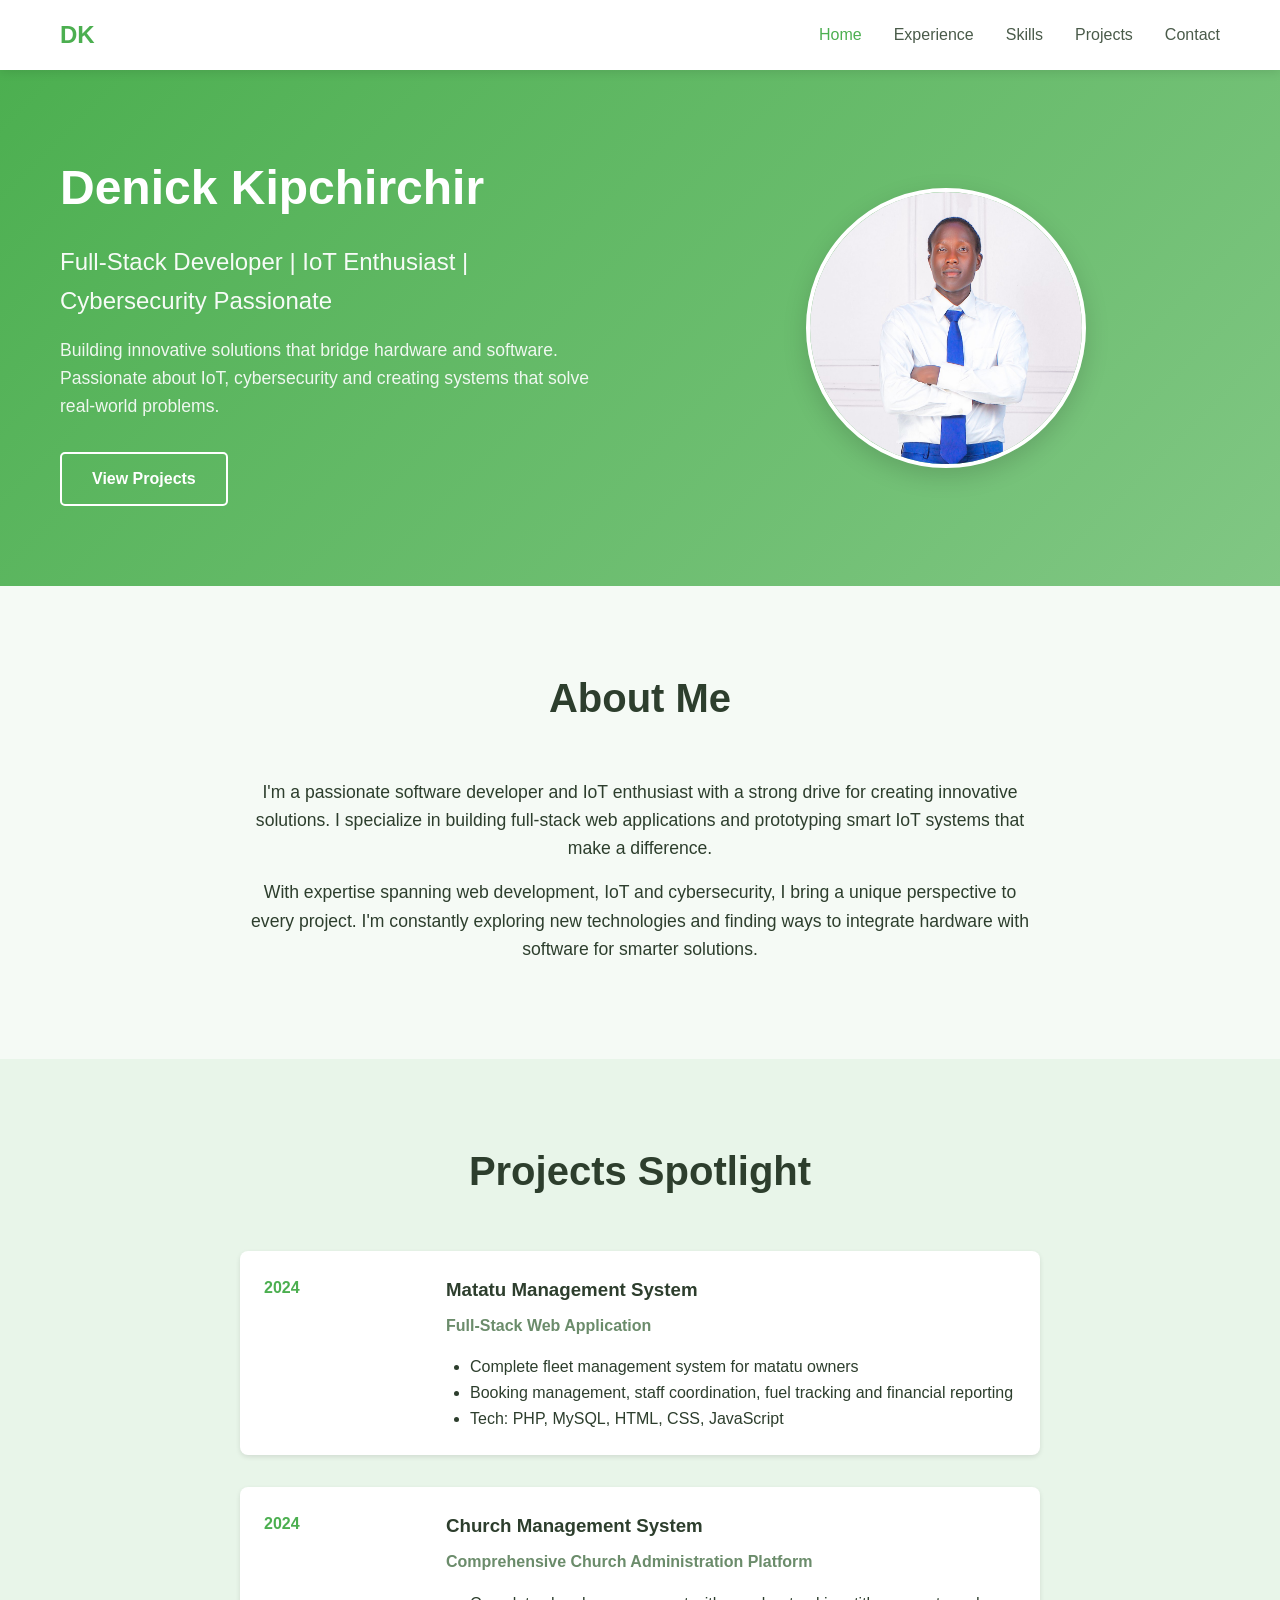
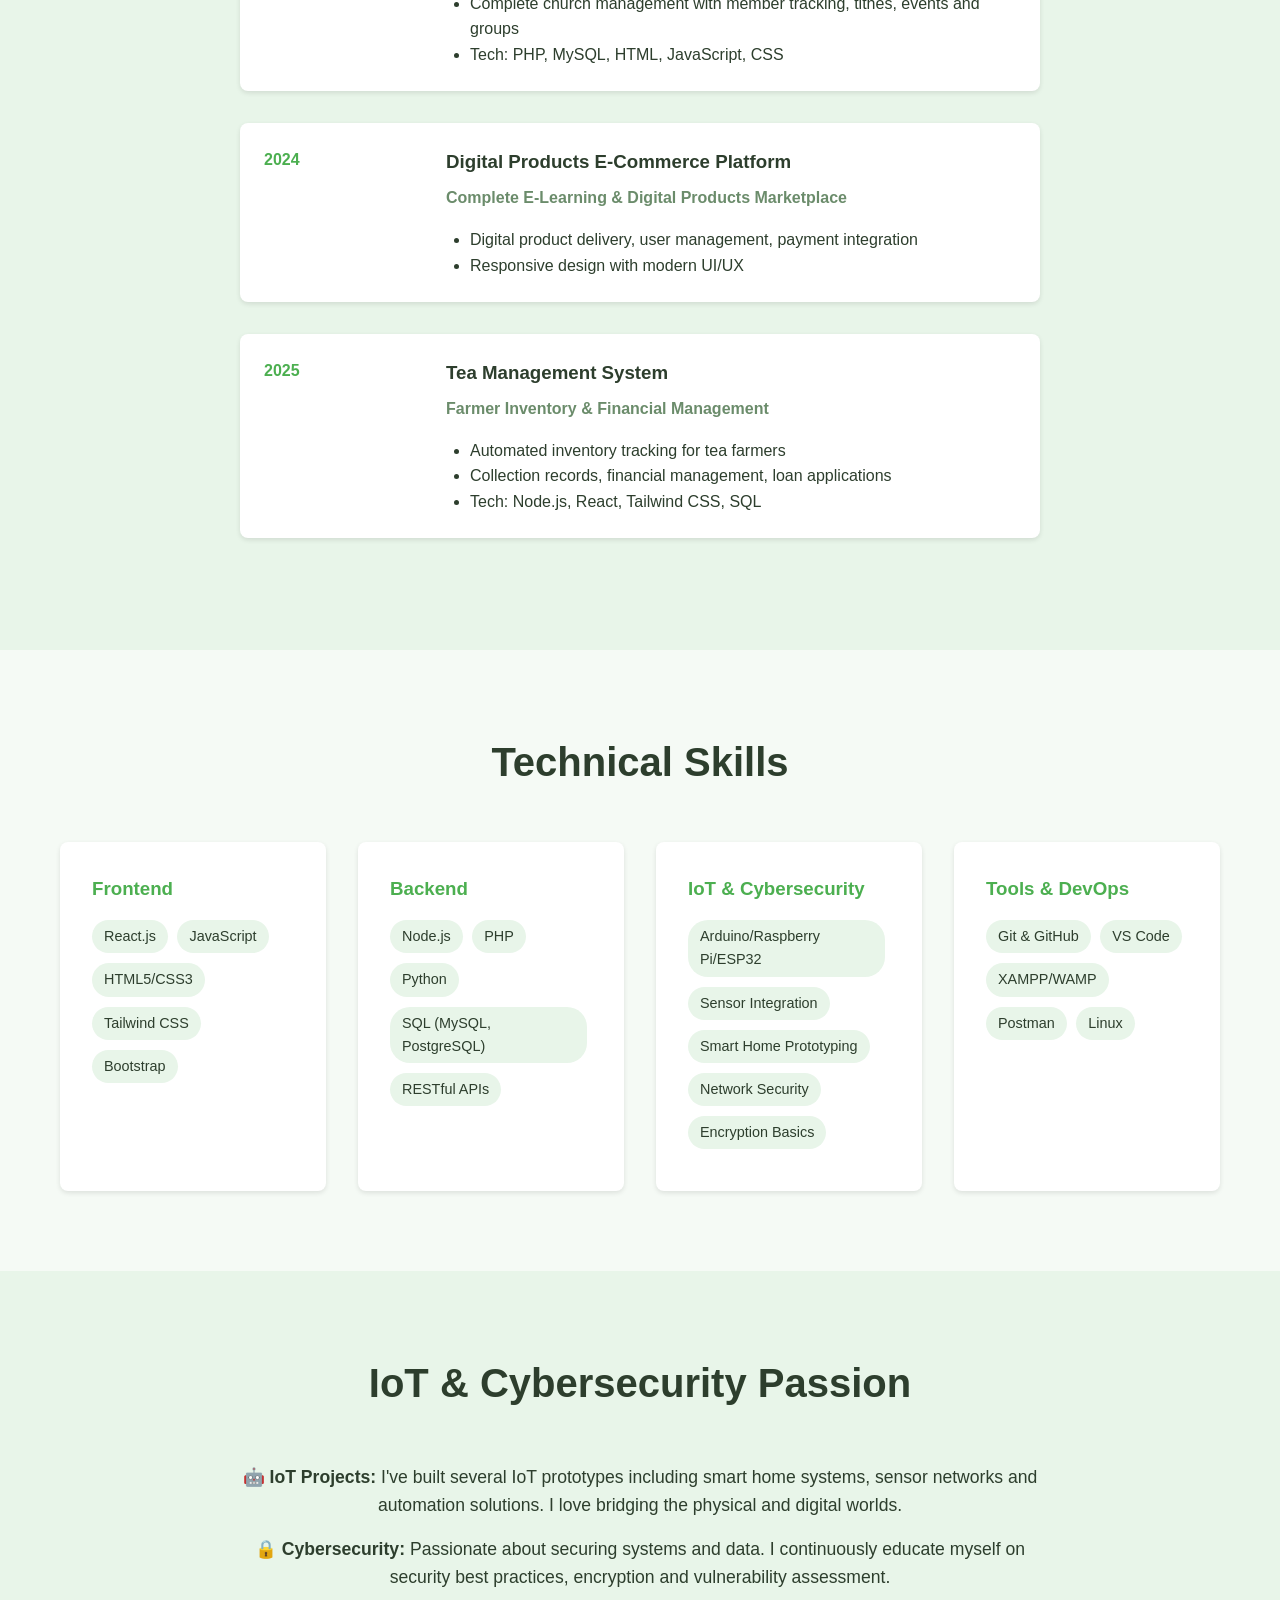
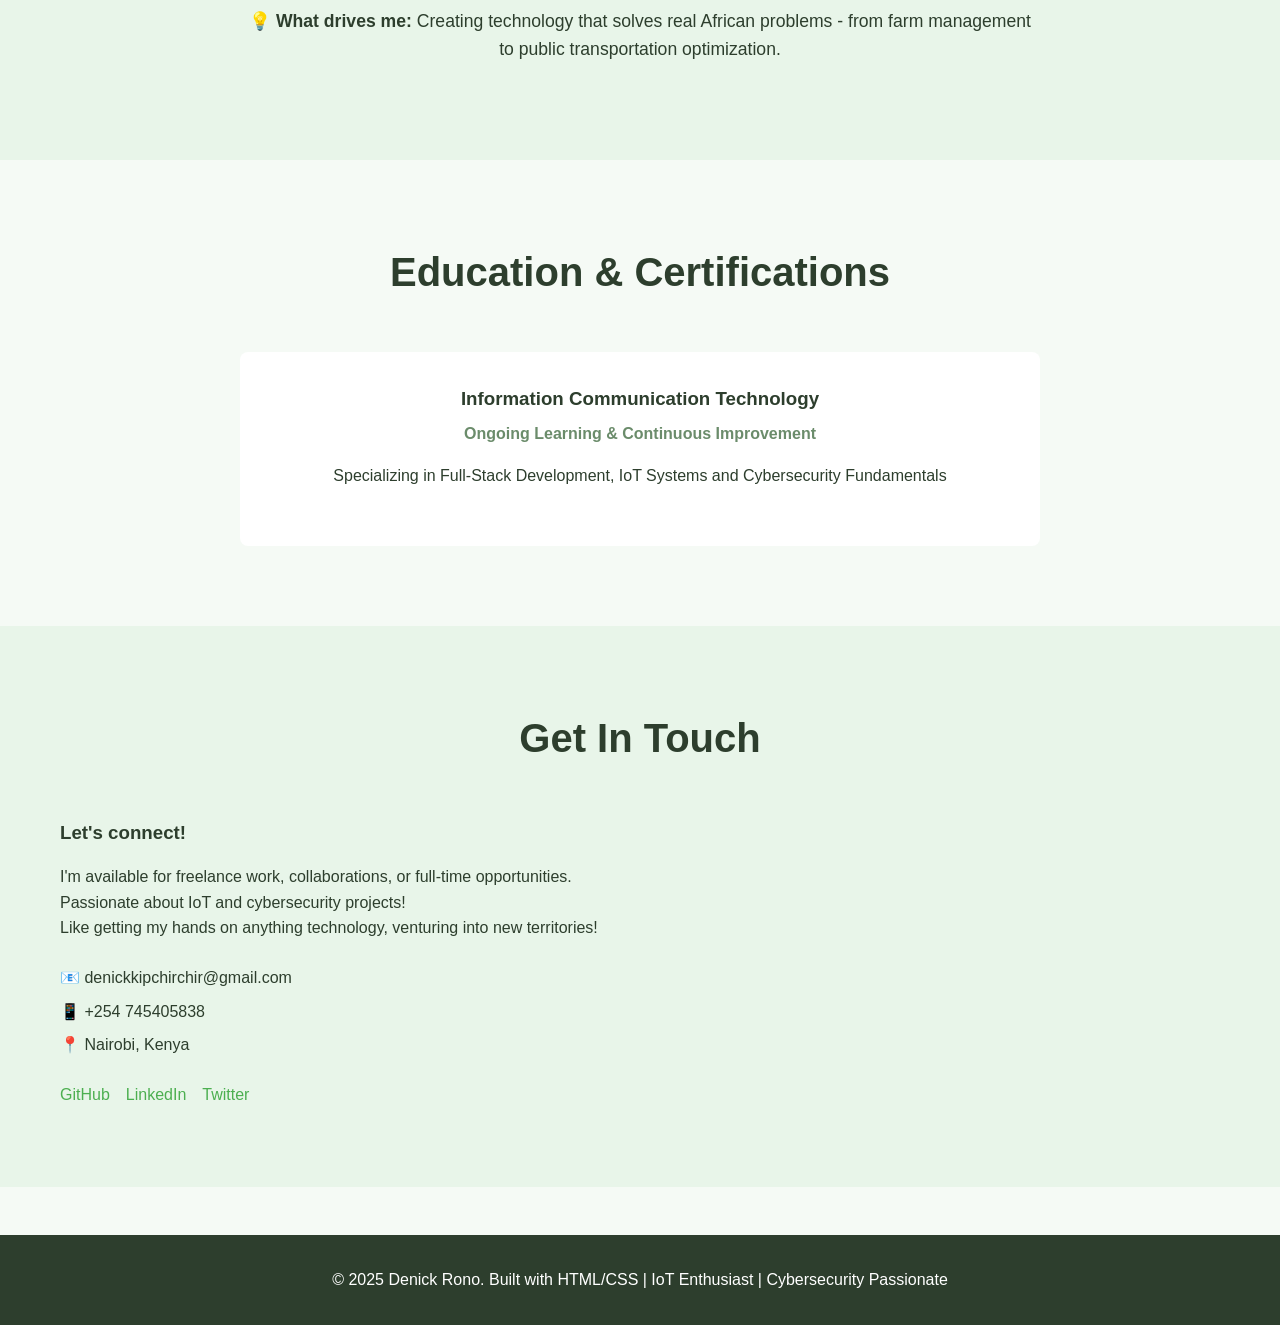
<file: index.html>
<!DOCTYPE html>
<html lang="en">
<head>
    <meta charset="UTF-8">
    <meta name="viewport" content="width=device-width, initial-scale=1.0">
    <title>Denick kipchirchir - Software Developer & IoT Enthusiast</title>
    <link rel="stylesheet" href="css/style.css">
</head>
<body>
    <nav class="navbar">
        <div class="nav-container">
            <a href="index.html" class="nav-logo">DK</a>
            <div class="nav-links">
                <a href="index.html" class="active">Home</a>
                <a href="#experience">Experience</a>
                <a href="#skills">Skills</a>
                <a href="projects.html">Projects</a>
                <a href="#contact">Contact</a>
            </div>
        </div>
    </nav>

    <header class="hero">
        <div class="hero-content">
            <div class="hero-text">
                <h1>Denick Kipchirchir</h1>
                <h2>Full-Stack Developer | IoT Enthusiast | Cybersecurity Passionate</h2>
                <p>Building innovative solutions that bridge hardware and software. Passionate about IoT, cybersecurity and creating systems that solve real-world problems.</p>
                <div class="hero-buttons">
                    <!-- <a href="#contact" class="btn btn-primary">Hire Me</a> -->
                    <a href="projects.html" class="btn btn-secondary">View Projects</a>
                </div>
            </div>
            <div class="hero-image">
                <img src="images/image.jpg" alt="Denick Kipchirchir - Developer & IoT Expert" class="profile-image">
            </div>
        </div>
    </header>

    <main>
        <section id="about" class="section">
            <div class="container">
                <h2 class="section-title">About Me</h2>
                <div class="about-content">
                    <p>I'm a passionate software developer and IoT enthusiast with a strong drive for creating innovative solutions. I specialize in building full-stack web applications and prototyping smart IoT systems that make a difference.</p>
                    <p>With expertise spanning web development, IoT and cybersecurity, I bring a unique perspective to every project. I'm constantly exploring new technologies and finding ways to integrate hardware with software for smarter solutions.</p>
                </div>
            </div>
        </section>

        <section id="experience" class="section bg-light">
            <div class="container">
                <h2 class="section-title">Projects Spotlight</h2>
                <div class="timeline">
                    <div class="timeline-item">
                        <div class="timeline-date">2024</div>
                        <div class="timeline-content">
                            <h3>Matatu Management System</h3>
                            <h4>Full-Stack Web Application</h4>
                            <ul>
                                <li>Complete fleet management system for matatu owners</li>
                                <li>Booking management, staff coordination, fuel tracking and financial reporting</li>
                                <li>Tech: PHP, MySQL, HTML, CSS, JavaScript</li>
                            </ul>
                        </div>
                    </div>

                    <div class="timeline-item">
                        <div class="timeline-date">2024</div>
                        <div class="timeline-content">
                            <h3>Church Management System</h3>
                            <h4>Comprehensive Church Administration Platform</h4>
                            <ul>
                                <li>Complete church management with member tracking, tithes, events and groups</li>
                                <li>Tech: PHP, MySQL, HTML, JavaScript, CSS</li>
                            </ul>
                        </div>
                    </div>

                    <div class="timeline-item">
                        <div class="timeline-date">2024</div>
                        <div class="timeline-content">
                            <h3>Digital Products E-Commerce Platform</h3>
                            <h4>Complete E-Learning & Digital Products Marketplace</h4>
                            <ul>
                                <!-- <li>Similar to Open University of Kenya - complete prototype</li> -->
                                <li>Digital product delivery, user management, payment integration</li>
                                <li>Responsive design with modern UI/UX</li>
                            </ul>
                        </div>
                    </div>

                    <div class="timeline-item">
                        <div class="timeline-date">2025</div>
                        <div class="timeline-content">
                            <h3>Tea Management System</h3>
                            <h4>Farmer Inventory & Financial Management</h4>
                            <ul>
                                <li>Automated inventory tracking for tea farmers</li>
                                <li>Collection records, financial management, loan applications</li>
                                <li>Tech: Node.js, React, Tailwind CSS, SQL</li>
                            </ul>
                        </div>
                    </div>
                </div>
            </div>
        </section>

        <section id="skills" class="section">
            <div class="container">
                <h2 class="section-title">Technical Skills</h2>
                <div class="skills-grid">
                    <div class="skill-category">
                        <h3>Frontend</h3>
                        <ul class="skill-list">
                            <li>React.js</li>
                            <li>JavaScript</li>
                            <li>HTML5/CSS3</li>
                            <li>Tailwind CSS</li>
                            <li>Bootstrap</li>
                        </ul>
                    </div>
                    <div class="skill-category">
                        <h3>Backend</h3>
                        <ul class="skill-list">
                            <li>Node.js</li>
                            <li>PHP</li>
                            <li>Python</li>
                            <li>SQL (MySQL, PostgreSQL)</li>
                            <li>RESTful APIs</li>
                        </ul>
                    </div>
                    <div class="skill-category">
                        <h3>IoT & Cybersecurity</h3>
                        <ul class="skill-list">
                            <li>Arduino/Raspberry Pi/ESP32</li>
                            <li>Sensor Integration</li>
                            <li>Smart Home Prototyping</li>
                            <li>Network Security</li>
                            <li>Encryption Basics</li>
                        </ul>
                    </div>
                    <div class="skill-category">
                        <h3>Tools & DevOps</h3>
                        <ul class="skill-list">
                            <li>Git & GitHub</li>
                            <li>VS Code</li>
                            <li>XAMPP/WAMP</li>
                            <li>Postman</li>
                            <li>Linux </li>
                        </ul>
                    </div>
                </div>
            </div>
        </section>

        <section id="iot-passion" class="section bg-light">
            <div class="container">
                <h2 class="section-title">IoT & Cybersecurity Passion</h2>
                <div class="about-content">
                    <p>🤖 <strong>IoT Projects:</strong> I've built several IoT prototypes including smart home systems, sensor networks and automation solutions. I love bridging the physical and digital worlds.</p>
                    <p>🔒 <strong>Cybersecurity:</strong> Passionate about securing systems and data. I continuously educate myself on security best practices, encryption and vulnerability assessment.</p>
                    <p>💡 <strong>What drives me:</strong> Creating technology that solves real African problems - from farm management to public transportation optimization.</p>
                </div>
            </div>
        </section>

        <section id="education" class="section">
            <div class="container">
                <h2 class="section-title">Education & Certifications</h2>
                <div class="education-card">
                    <h3>Information Communication Technology</h3>
                    <h4>Ongoing Learning & Continuous Improvement</h4>
                    <p>Specializing in Full-Stack Development, IoT Systems and Cybersecurity Fundamentals</p>
                    <br>
                    <!-- <h3>Certifications</h3>
                    <ul style="text-align: left; max-width: 400px; margin: 0 auto;">
                        <li>Web Development Professional Certificate</li>
                        <li>IoT Fundamentals</li>
                        <li>Cybersecurity Basics</li>
                    </ul> -->
                </div>
            </div>
        </section>

        <section id="contact" class="section bg-light">
            <div class="container">
                <h2 class="section-title">Get In Touch</h2>
                <div class="contact-grid">
                    <div class="contact-info">
                        <h3>Let's connect!</h3>
                        <p>I'm available for freelance work, collaborations, or full-time opportunities. Passionate about IoT and cybersecurity projects!</p>
                        <p>Like getting my hands on anything technology, venturing into new territories!</p>
                        <ul class="contact-details">
                            <li>📧 denickkipchirchir@gmail.com</li>
                            <li>📱 +254 745405838</li>
                            <li>📍 Nairobi, Kenya</li>
                        </ul>
                        <div class="social-links">
                            <a href="https://github.com/Denickrono">GitHub</a>
                            <a href="www.linkedin.com/in/denick-kipchirchir-19400a253">LinkedIn</a>
                            <a href="https://twitter.com/Denickchirchir">Twitter</a>
                            <!-- <a href="#">Portfolio</a> -->
                        </div>
                    </div>
                    <!-- <form class="contact-form">
                        <input type="text" placeholder="Your Name" required>
                        <input type="email" placeholder="Your Email" required>
                        <textarea rows="5" placeholder="Your Message (e.g., project inquiry, collaboration, etc.)" required></textarea>
                        <button type="submit" class="btn btn-primary">Send Message</button>
                        <p class="form-note">* Note: This is a demo form (GitHub Pages doesn't process backend forms)</p>
                    </form> -->
                </div>
            </div>
        </section>
    </main>

    <footer class="footer">
        <div class="container">
            <p>&copy; 2025 Denick Rono. Built with HTML/CSS | IoT Enthusiast | Cybersecurity Passionate</p>
        </div>
    </footer>
</body>
</html>
</file>
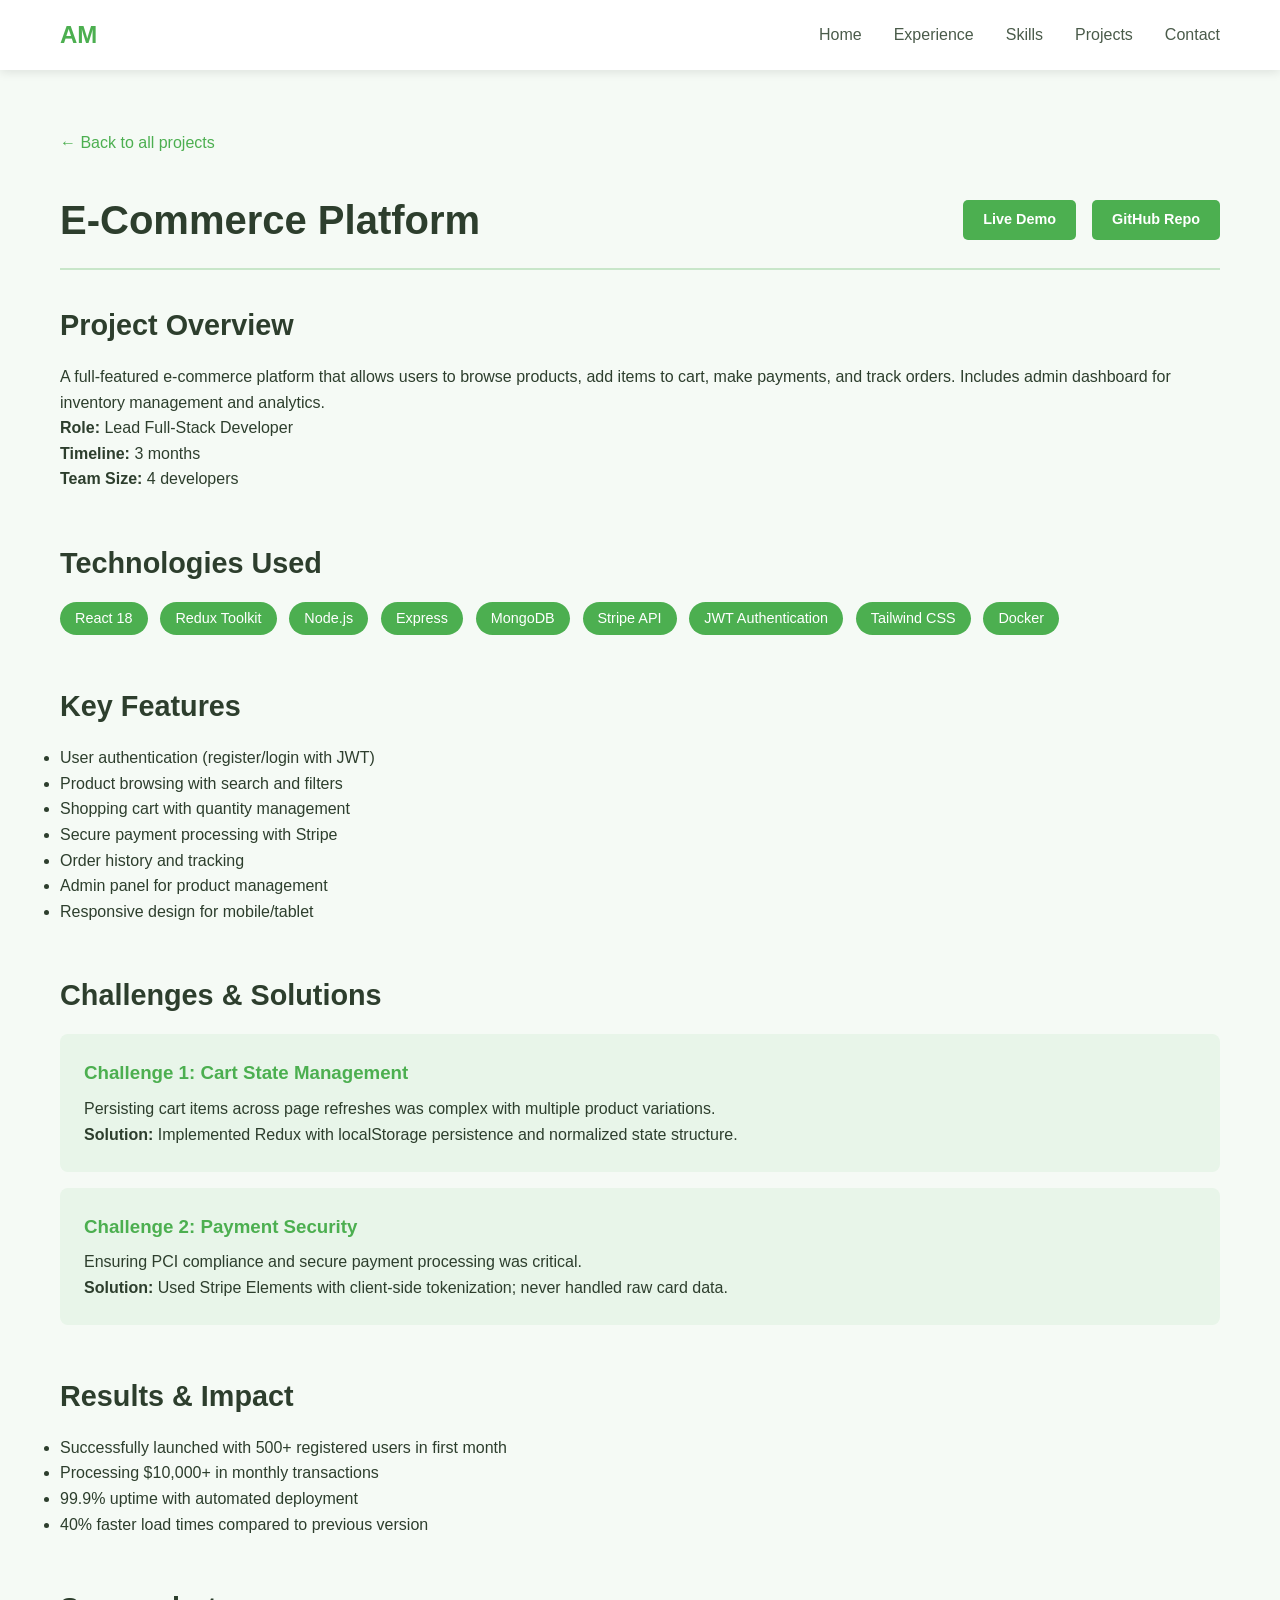
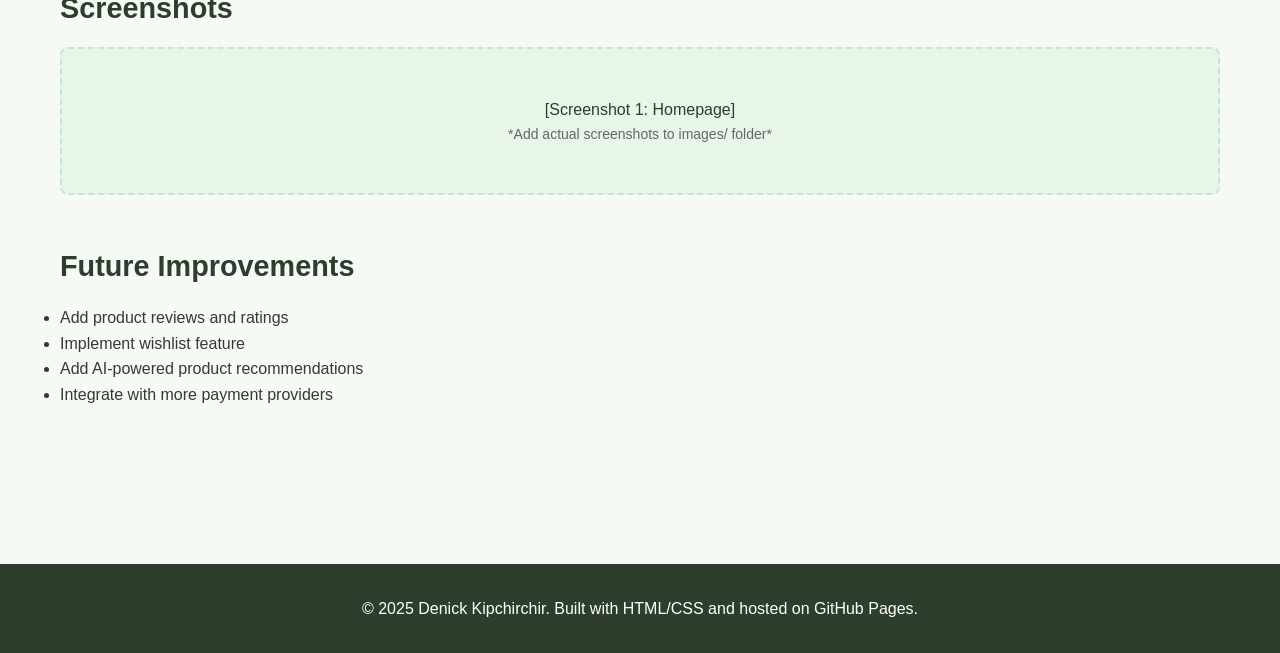
<file: project-ecommerce.html>
<!DOCTYPE html>
<html lang="en">
<head>
    <meta charset="UTF-8">
    <meta name="viewport" content="width=device-width, initial-scale=1.0">
    <title>E-Commerce Platform - Project Details</title>
    <link rel="stylesheet" href="css/style.css">
</head>
<body>
    <nav class="navbar">
        <div class="nav-container">
            <a href="index.html" class="nav-logo">AM</a>
            <div class="nav-links">
                <a href="index.html">Home</a>
                <a href="index.html#experience">Experience</a>
                <a href="index.html#skills">Skills</a>
                <a href="projects.html">Projects</a>
                <a href="index.html#contact">Contact</a>
            </div>
        </div>
    </nav>

    <main class="project-detail">
        <div class="container">
            <a href="projects.html" class="back-link">← Back to all projects</a>
            
            <div class="project-header">
                <h1>E-Commerce Platform</h1>
                <div class="project-links">
                    <a href="#" class="btn btn-small">Live Demo</a>
                    <a href="#" class="btn btn-small">GitHub Repo</a>
                </div>
            </div>

            <div class="project-content">
                <section class="project-section">
                    <h2>Project Overview</h2>
                    <p>A full-featured e-commerce platform that allows users to browse products, add items to cart, make payments, and track orders. Includes admin dashboard for inventory management and analytics.</p>
                    <p><strong>Role:</strong> Lead Full-Stack Developer</p>
                    <p><strong>Timeline:</strong> 3 months</p>
                    <p><strong>Team Size:</strong> 4 developers</p>
                </section>

                <section class="project-section">
                    <h2>Technologies Used</h2>
                    <div class="tech-stack">
                        <span class="tech-badge">React 18</span>
                        <span class="tech-badge">Redux Toolkit</span>
                        <span class="tech-badge">Node.js</span>
                        <span class="tech-badge">Express</span>
                        <span class="tech-badge">MongoDB</span>
                        <span class="tech-badge">Stripe API</span>
                        <span class="tech-badge">JWT Authentication</span>
                        <span class="tech-badge">Tailwind CSS</span>
                        <span class="tech-badge">Docker</span>
                    </div>
                </section>

                <section class="project-section">
                    <h2>Key Features</h2>
                    <ul>
                        <li>User authentication (register/login with JWT)</li>
                        <li>Product browsing with search and filters</li>
                        <li>Shopping cart with quantity management</li>
                        <li>Secure payment processing with Stripe</li>
                        <li>Order history and tracking</li>
                        <li>Admin panel for product management</li>
                        <li>Responsive design for mobile/tablet</li>
                    </ul>
                </section>

                <section class="project-section">
                    <h2>Challenges & Solutions</h2>
                    <div class="challenge-solution">
                        <h3>Challenge 1: Cart State Management</h3>
                        <p>Persisting cart items across page refreshes was complex with multiple product variations.</p>
                        <p><strong>Solution:</strong> Implemented Redux with localStorage persistence and normalized state structure.</p>
                    </div>
                    <div class="challenge-solution">
                        <h3>Challenge 2: Payment Security</h3>
                        <p>Ensuring PCI compliance and secure payment processing was critical.</p>
                        <p><strong>Solution:</strong> Used Stripe Elements with client-side tokenization; never handled raw card data.</p>
                    </div>
                </section>

                <section class="project-section">
                    <h2>Results & Impact</h2>
                    <ul>
                        <li>Successfully launched with 500+ registered users in first month</li>
                        <li>Processing $10,000+ in monthly transactions</li>
                        <li>99.9% uptime with automated deployment</li>
                        <li>40% faster load times compared to previous version</li>
                    </ul>
                </section>

                <section class="project-section">
                    <h2>Screenshots</h2>
                    <div class="screenshot-placeholder">
                        <p>[Screenshot 1: Homepage]</p>
                        <p style="color:#666; font-size:14px;">*Add actual screenshots to images/ folder*</p>
                    </div>
                </section>

                <section class="project-section">
                    <h2>Future Improvements</h2>
                    <ul>
                        <li>Add product reviews and ratings</li>
                        <li>Implement wishlist feature</li>
                        <li>Add AI-powered product recommendations</li>
                        <li>Integrate with more payment providers</li>
                    </ul>
                </section>
            </div>
        </div>
    </main>

    <footer class="footer">
        <div class="container">
            <p>&copy; 2025 Denick Kipchirchir. Built with HTML/CSS and hosted on GitHub Pages.</p>
        </div>
    </footer>
</body>
</html>
</file>
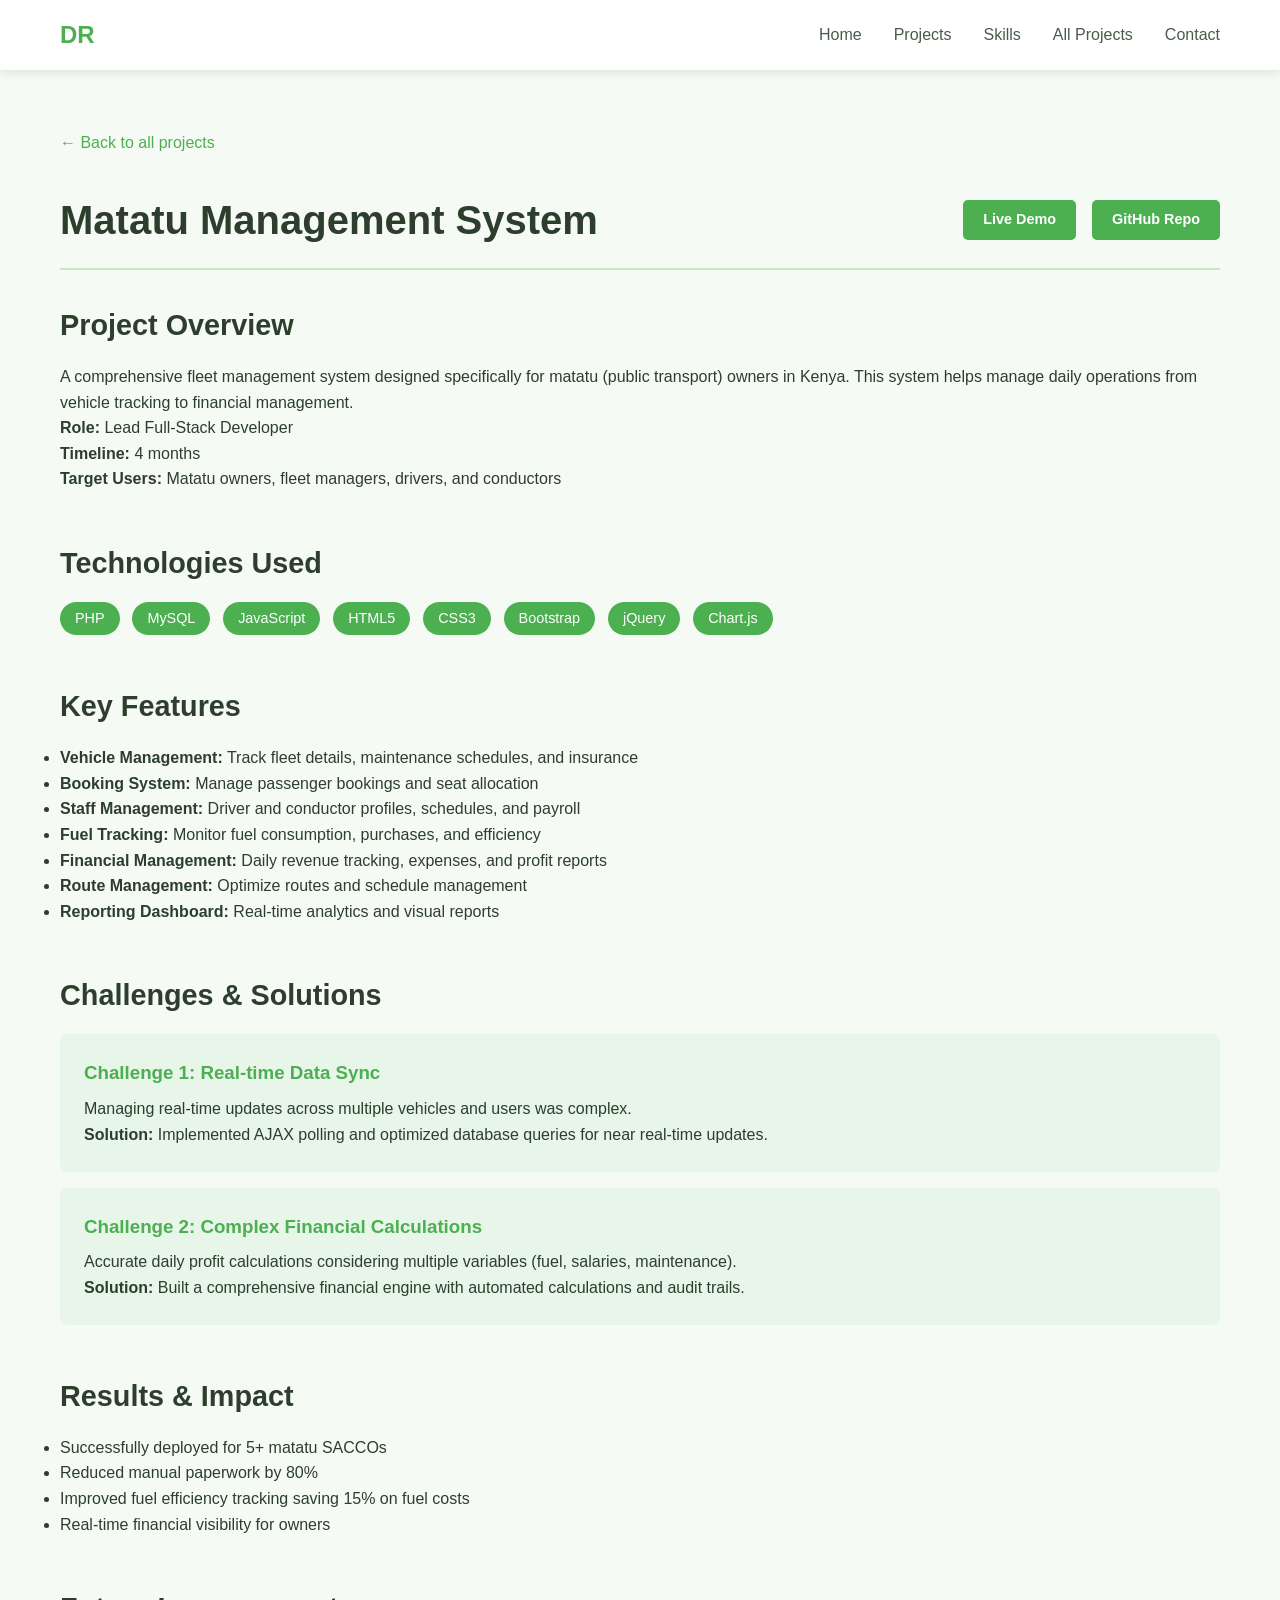
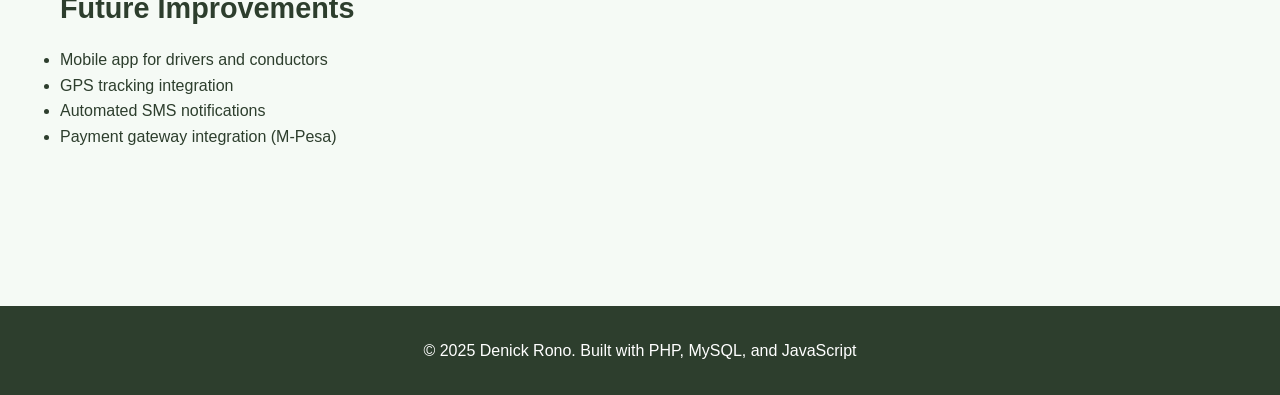
<file: project-matatu.html>
<!DOCTYPE html>
<html lang="en">
<head>
    <meta charset="UTF-8">
    <meta name="viewport" content="width=device-width, initial-scale=1.0">
    <title>Matatu Management System - Project Details</title>
    <link rel="stylesheet" href="css/style.css">
</head>
<body>
    <nav class="navbar">
        <div class="nav-container">
            <a href="index.html" class="nav-logo">DR</a>
            <div class="nav-links">
                <a href="index.html">Home</a>
                <a href="index.html#experience">Projects</a>
                <a href="index.html#skills">Skills</a>
                <a href="projects.html">All Projects</a>
                <a href="index.html#contact">Contact</a>
            </div>
        </div>
    </nav>

    <main class="project-detail">
        <div class="container">
            <a href="projects.html" class="back-link">← Back to all projects</a>
            
            <div class="project-header">
                <h1>Matatu Management System</h1>
                <div class="project-links">
                    <a href="#" class="btn btn-small">Live Demo</a>
                    <a href="#" class="btn btn-small">GitHub Repo</a>
                </div>
            </div>

            <div class="project-content">
                <section class="project-section">
                    <h2>Project Overview</h2>
                    <p>A comprehensive fleet management system designed specifically for matatu (public transport) owners in Kenya. This system helps manage daily operations from vehicle tracking to financial management.</p>
                    <p><strong>Role:</strong> Lead Full-Stack Developer</p>
                    <p><strong>Timeline:</strong> 4 months</p>
                    <p><strong>Target Users:</strong> Matatu owners, fleet managers, drivers, and conductors</p>
                </section>

                <section class="project-section">
                    <h2>Technologies Used</h2>
                    <div class="tech-stack">
                        <span class="tech-badge">PHP</span>
                        <span class="tech-badge">MySQL</span>
                        <span class="tech-badge">JavaScript</span>
                        <span class="tech-badge">HTML5</span>
                        <span class="tech-badge">CSS3</span>
                        <span class="tech-badge">Bootstrap</span>
                        <span class="tech-badge">jQuery</span>
                        <span class="tech-badge">Chart.js</span>
                    </div>
                </section>

                <section class="project-section">
                    <h2>Key Features</h2>
                    <ul>
                        <li><strong>Vehicle Management:</strong> Track fleet details, maintenance schedules, and insurance</li>
                        <li><strong>Booking System:</strong> Manage passenger bookings and seat allocation</li>
                        <li><strong>Staff Management:</strong> Driver and conductor profiles, schedules, and payroll</li>
                        <li><strong>Fuel Tracking:</strong> Monitor fuel consumption, purchases, and efficiency</li>
                        <li><strong>Financial Management:</strong> Daily revenue tracking, expenses, and profit reports</li>
                        <li><strong>Route Management:</strong> Optimize routes and schedule management</li>
                        <li><strong>Reporting Dashboard:</strong> Real-time analytics and visual reports</li>
                    </ul>
                </section>

                <section class="project-section">
                    <h2>Challenges & Solutions</h2>
                    <div class="challenge-solution">
                        <h3>Challenge 1: Real-time Data Sync</h3>
                        <p>Managing real-time updates across multiple vehicles and users was complex.</p>
                        <p><strong>Solution:</strong> Implemented AJAX polling and optimized database queries for near real-time updates.</p>
                    </div>
                    <div class="challenge-solution">
                        <h3>Challenge 2: Complex Financial Calculations</h3>
                        <p>Accurate daily profit calculations considering multiple variables (fuel, salaries, maintenance).</p>
                        <p><strong>Solution:</strong> Built a comprehensive financial engine with automated calculations and audit trails.</p>
                    </div>
                </section>

                <section class="project-section">
                    <h2>Results & Impact</h2>
                    <ul>
                        <li>Successfully deployed for 5+ matatu SACCOs</li>
                        <li>Reduced manual paperwork by 80%</li>
                        <li>Improved fuel efficiency tracking saving 15% on fuel costs</li>
                        <li>Real-time financial visibility for owners</li>
                    </ul>
                </section>

                <section class="project-section">
                    <h2>Future Improvements</h2>
                    <ul>
                        <li>Mobile app for drivers and conductors</li>
                        <li>GPS tracking integration</li>
                        <li>Automated SMS notifications</li>
                        <li>Payment gateway integration (M-Pesa)</li>
                    </ul>
                </section>
            </div>
        </div>
    </main>

    <footer class="footer">
        <div class="container">
            <p>&copy; 2025 Denick Rono. Built with PHP, MySQL, and JavaScript</p>
        </div>
    </footer>
</body>
</html>
</file>
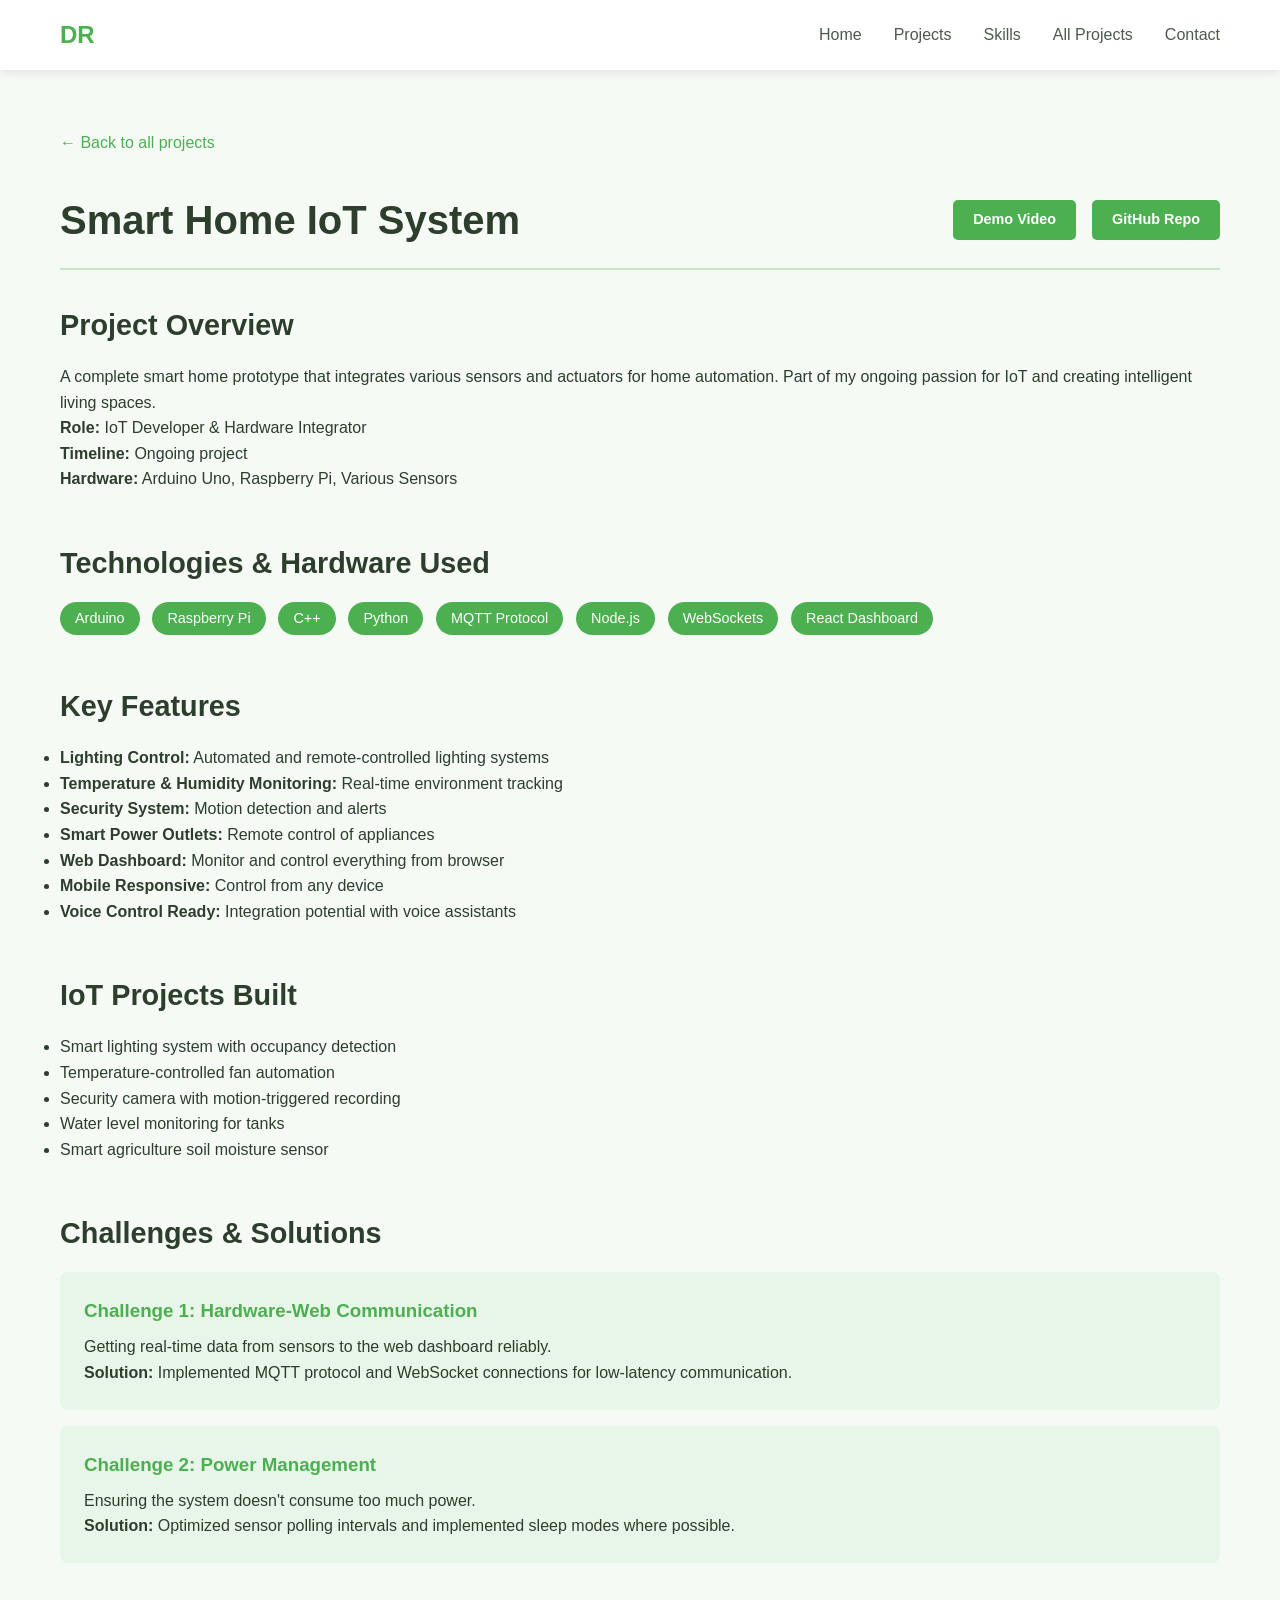
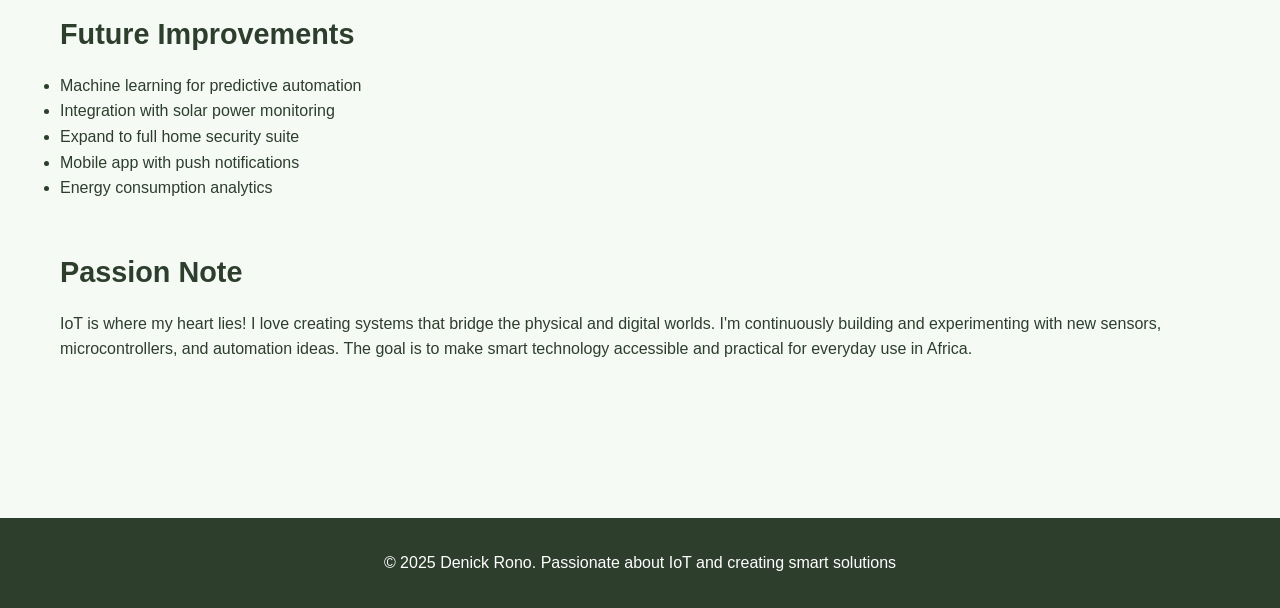
<file: project-smarthome.html>
<!DOCTYPE html>
<html lang="en">
<head>
    <meta charset="UTF-8">
    <meta name="viewport" content="width=device-width, initial-scale=1.0">
    <title>Smart Home IoT System - Project Details</title>
    <link rel="stylesheet" href="css/style.css">
</head>
<body>
    <nav class="navbar">
        <div class="nav-container">
            <a href="index.html" class="nav-logo">DR</a>
            <div class="nav-links">
                <a href="index.html">Home</a>
                <a href="index.html#experience">Projects</a>
                <a href="index.html#skills">Skills</a>
                <a href="projects.html">All Projects</a>
                <a href="index.html#contact">Contact</a>
            </div>
        </div>
    </nav>

    <main class="project-detail">
        <div class="container">
            <a href="projects.html" class="back-link">← Back to all projects</a>
            
            <div class="project-header">
                <h1>Smart Home IoT System</h1>
                <div class="project-links">
                    <a href="#" class="btn btn-small">Demo Video</a>
                    <a href="#" class="btn btn-small">GitHub Repo</a>
                </div>
            </div>

            <div class="project-content">
                <section class="project-section">
                    <h2>Project Overview</h2>
                    <p>A complete smart home prototype that integrates various sensors and actuators for home automation. Part of my ongoing passion for IoT and creating intelligent living spaces.</p>
                    <p><strong>Role:</strong> IoT Developer & Hardware Integrator</p>
                    <p><strong>Timeline:</strong> Ongoing project</p>
                    <p><strong>Hardware:</strong> Arduino Uno, Raspberry Pi, Various Sensors</p>
                </section>

                <section class="project-section">
                    <h2>Technologies & Hardware Used</h2>
                    <div class="tech-stack">
                        <span class="tech-badge">Arduino</span>
                        <span class="tech-badge">Raspberry Pi</span>
                        <span class="tech-badge">C++</span>
                        <span class="tech-badge">Python</span>
                        <span class="tech-badge">MQTT Protocol</span>
                        <span class="tech-badge">Node.js</span>
                        <span class="tech-badge">WebSockets</span>
                        <span class="tech-badge">React Dashboard</span>
                    </div>
                </section>

                <section class="project-section">
                    <h2>Key Features</h2>
                    <ul>
                        <li><strong>Lighting Control:</strong> Automated and remote-controlled lighting systems</li>
                        <li><strong>Temperature & Humidity Monitoring:</strong> Real-time environment tracking</li>
                        <li><strong>Security System:</strong> Motion detection and alerts</li>
                        <li><strong>Smart Power Outlets:</strong> Remote control of appliances</li>
                        <li><strong>Web Dashboard:</strong> Monitor and control everything from browser</li>
                        <li><strong>Mobile Responsive:</strong> Control from any device</li>
                        <li><strong>Voice Control Ready:</strong> Integration potential with voice assistants</li>
                    </ul>
                </section>

                <section class="project-section">
                    <h2>IoT Projects Built</h2>
                    <ul>
                        <li>Smart lighting system with occupancy detection</li>
                        <li>Temperature-controlled fan automation</li>
                        <li>Security camera with motion-triggered recording</li>
                        <li>Water level monitoring for tanks</li>
                        <li>Smart agriculture soil moisture sensor</li>
                    </ul>
                </section>

                <section class="project-section">
                    <h2>Challenges & Solutions</h2>
                    <div class="challenge-solution">
                        <h3>Challenge 1: Hardware-Web Communication</h3>
                        <p>Getting real-time data from sensors to the web dashboard reliably.</p>
                        <p><strong>Solution:</strong> Implemented MQTT protocol and WebSocket connections for low-latency communication.</p>
                    </div>
                    <div class="challenge-solution">
                        <h3>Challenge 2: Power Management</h3>
                        <p>Ensuring the system doesn't consume too much power.</p>
                        <p><strong>Solution:</strong> Optimized sensor polling intervals and implemented sleep modes where possible.</p>
                    </div>
                </section>

                <section class="project-section">
                    <h2>Future Improvements</h2>
                    <ul>
                        <li>Machine learning for predictive automation</li>
                        <li>Integration with solar power monitoring</li>
                        <li>Expand to full home security suite</li>
                        <li>Mobile app with push notifications</li>
                        <li>Energy consumption analytics</li>
                    </ul>
                </section>

                <section class="project-section">
                    <h2>Passion Note</h2>
                    <p>IoT is where my heart lies! I love creating systems that bridge the physical and digital worlds. I'm continuously building and experimenting with new sensors, microcontrollers, and automation ideas. The goal is to make smart technology accessible and practical for everyday use in Africa.</p>
                </section>
            </div>
        </div>
    </main>

    <footer class="footer">
        <div class="container">
            <p>&copy; 2025 Denick Rono. Passionate about IoT and creating smart solutions</p>
        </div>
    </footer>
</body>
</html>
</file>
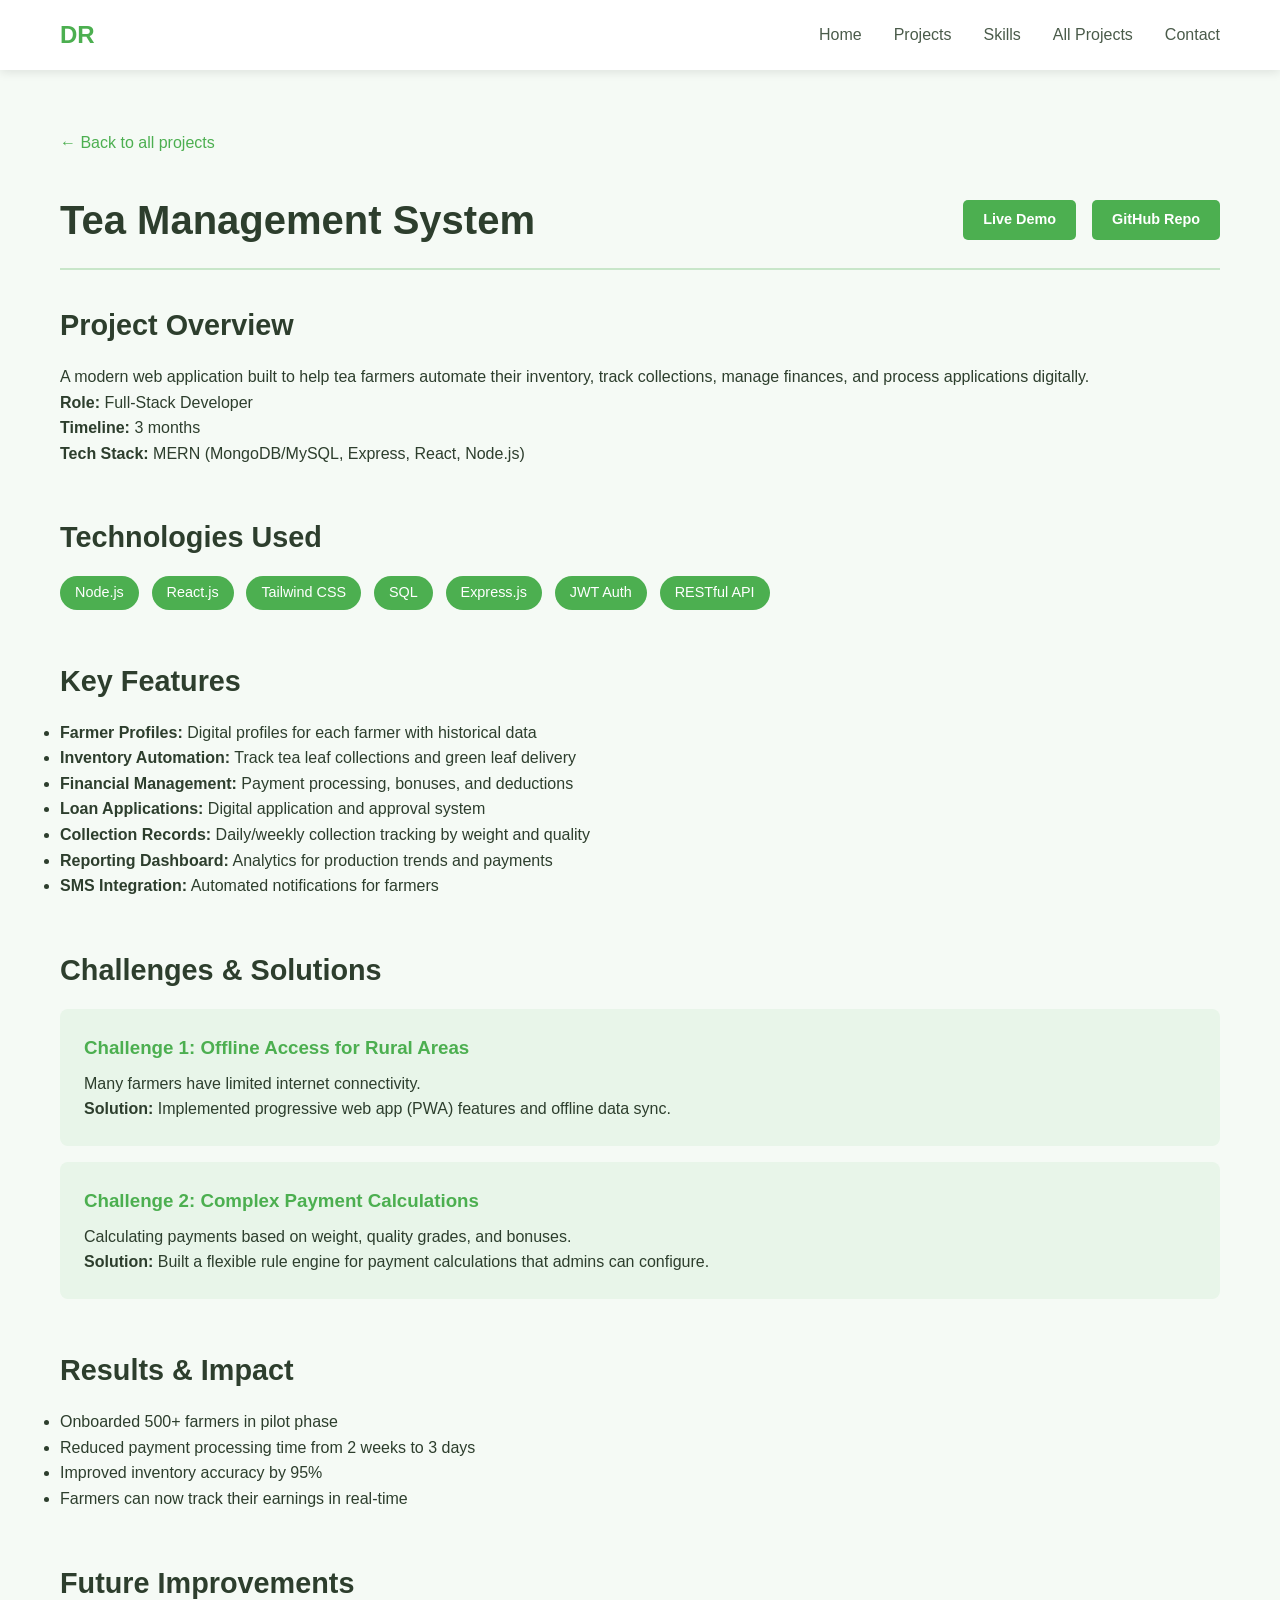
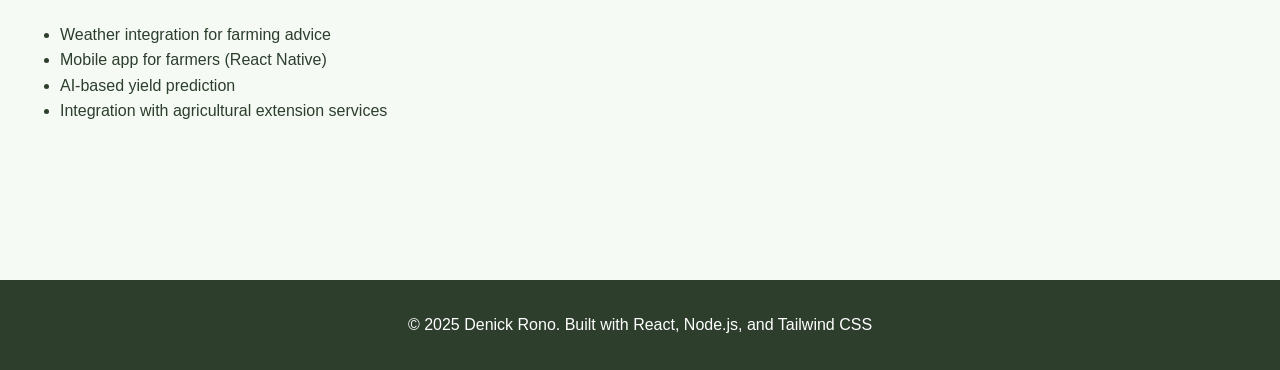
<file: project-tea.html>
<!DOCTYPE html>
<html lang="en">
<head>
    <meta charset="UTF-8">
    <meta name="viewport" content="width=device-width, initial-scale=1.0">
    <title>Tea Management System - Project Details</title>
    <link rel="stylesheet" href="css/style.css">
</head>
<body>
    <nav class="navbar">
        <div class="nav-container">
            <a href="index.html" class="nav-logo">DR</a>
            <div class="nav-links">
                <a href="index.html">Home</a>
                <a href="index.html#experience">Projects</a>
                <a href="index.html#skills">Skills</a>
                <a href="projects.html">All Projects</a>
                <a href="index.html#contact">Contact</a>
            </div>
        </div>
    </nav>

    <main class="project-detail">
        <div class="container">
            <a href="projects.html" class="back-link">← Back to all projects</a>
            
            <div class="project-header">
                <h1>Tea Management System</h1>
                <div class="project-links">
                    <a href="#" class="btn btn-small">Live Demo</a>
                    <a href="#" class="btn btn-small">GitHub Repo</a>
                </div>
            </div>

            <div class="project-content">
                <section class="project-section">
                    <h2>Project Overview</h2>
                    <p>A modern web application built to help tea farmers automate their inventory, track collections, manage finances, and process applications digitally.</p>
                    <p><strong>Role:</strong> Full-Stack Developer</p>
                    <p><strong>Timeline:</strong> 3 months</p>
                    <p><strong>Tech Stack:</strong> MERN (MongoDB/MySQL, Express, React, Node.js)</p>
                </section>

                <section class="project-section">
                    <h2>Technologies Used</h2>
                    <div class="tech-stack">
                        <span class="tech-badge">Node.js</span>
                        <span class="tech-badge">React.js</span>
                        <span class="tech-badge">Tailwind CSS</span>
                        <span class="tech-badge">SQL</span>
                        <span class="tech-badge">Express.js</span>
                        <span class="tech-badge">JWT Auth</span>
                        <span class="tech-badge">RESTful API</span>
                    </div>
                </section>

                <section class="project-section">
                    <h2>Key Features</h2>
                    <ul>
                        <li><strong>Farmer Profiles:</strong> Digital profiles for each farmer with historical data</li>
                        <li><strong>Inventory Automation:</strong> Track tea leaf collections and green leaf delivery</li>
                        <li><strong>Financial Management:</strong> Payment processing, bonuses, and deductions</li>
                        <li><strong>Loan Applications:</strong> Digital application and approval system</li>
                        <li><strong>Collection Records:</strong> Daily/weekly collection tracking by weight and quality</li>
                        <li><strong>Reporting Dashboard:</strong> Analytics for production trends and payments</li>
                        <li><strong>SMS Integration:</strong> Automated notifications for farmers</li>
                    </ul>
                </section>

                <section class="project-section">
                    <h2>Challenges & Solutions</h2>
                    <div class="challenge-solution">
                        <h3>Challenge 1: Offline Access for Rural Areas</h3>
                        <p>Many farmers have limited internet connectivity.</p>
                        <p><strong>Solution:</strong> Implemented progressive web app (PWA) features and offline data sync.</p>
                    </div>
                    <div class="challenge-solution">
                        <h3>Challenge 2: Complex Payment Calculations</h3>
                        <p>Calculating payments based on weight, quality grades, and bonuses.</p>
                        <p><strong>Solution:</strong> Built a flexible rule engine for payment calculations that admins can configure.</p>
                    </div>
                </section>

                <section class="project-section">
                    <h2>Results & Impact</h2>
                    <ul>
                        <li>Onboarded 500+ farmers in pilot phase</li>
                        <li>Reduced payment processing time from 2 weeks to 3 days</li>
                        <li>Improved inventory accuracy by 95%</li>
                        <li>Farmers can now track their earnings in real-time</li>
                    </ul>
                </section>

                <section class="project-section">
                    <h2>Future Improvements</h2>
                    <ul>
                        <li>Weather integration for farming advice</li>
                        <li>Mobile app for farmers (React Native)</li>
                        <li>AI-based yield prediction</li>
                        <li>Integration with agricultural extension services</li>
                    </ul>
                </section>
            </div>
        </div>
    </main>

    <footer class="footer">
        <div class="container">
            <p>&copy; 2025 Denick Rono. Built with React, Node.js, and Tailwind CSS</p>
        </div>
    </footer>
</body>
</html>
</file>
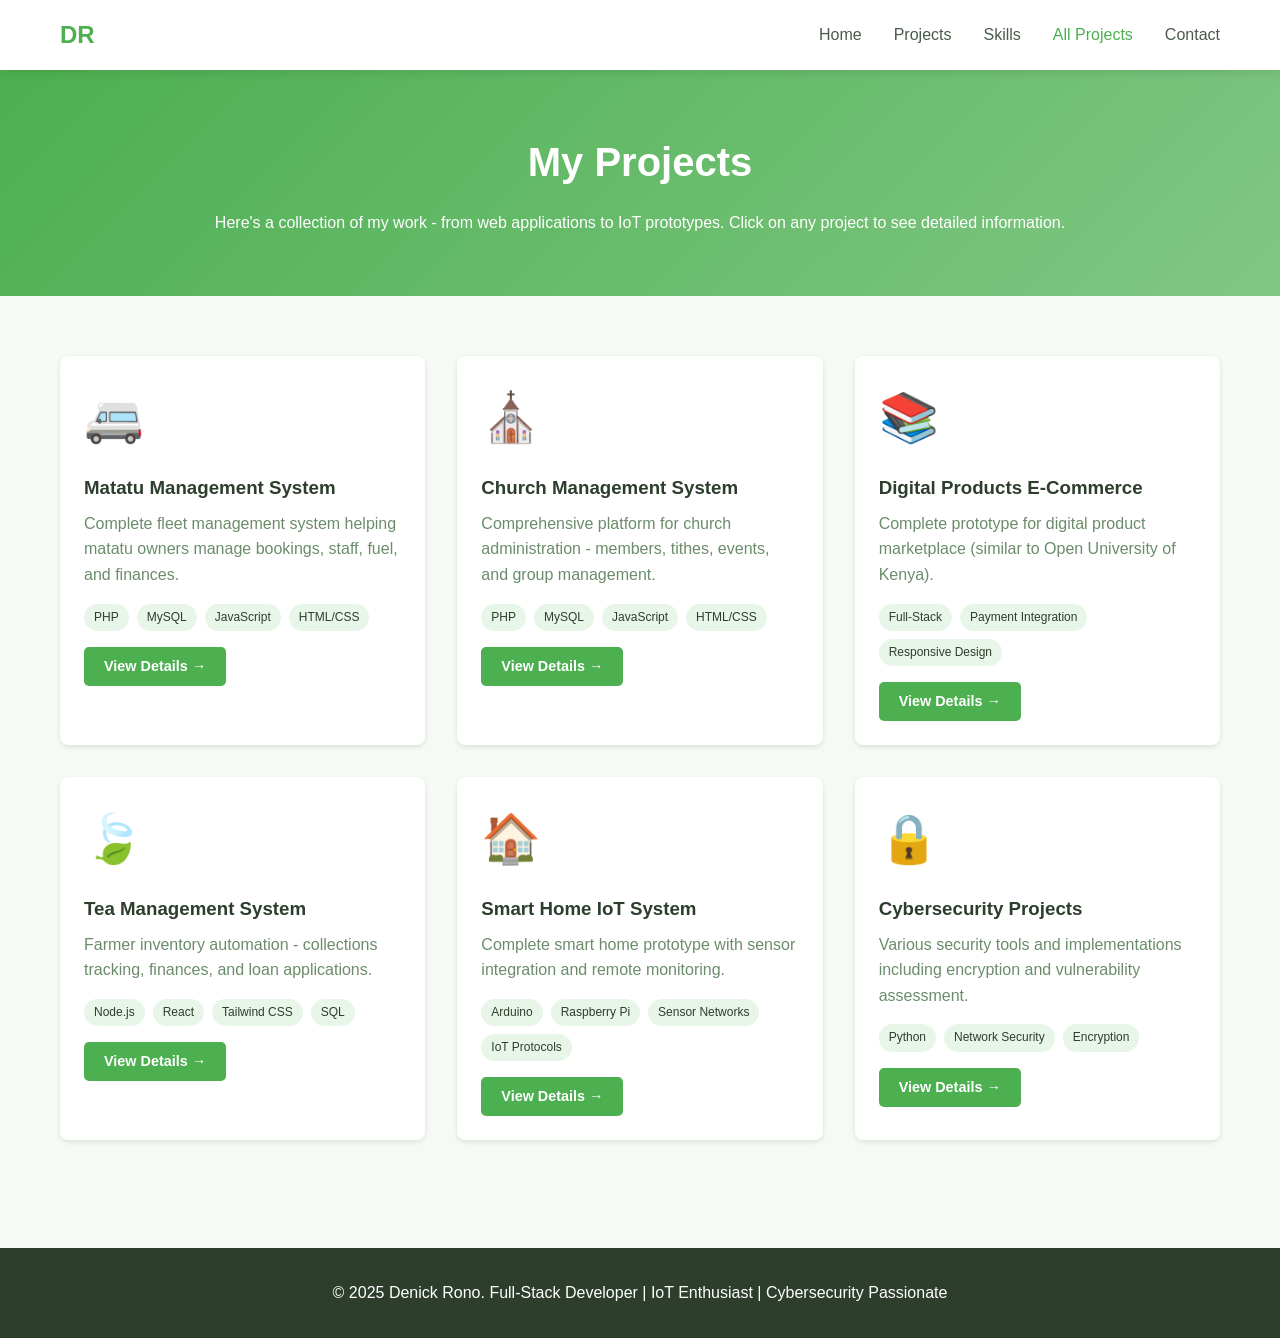
<file: projects.html>
<!DOCTYPE html>
<html lang="en">
<head>
    <meta charset="UTF-8">
    <meta name="viewport" content="width=device-width, initial-scale=1.0">
    <title>Projects - Denick Rono Portfolio</title>
    <link rel="stylesheet" href="css/style.css">
</head>
<body>
    <nav class="navbar">
        <div class="nav-container">
            <a href="index.html" class="nav-logo">DR</a>
            <div class="nav-links">
                <a href="index.html">Home</a>
                <a href="index.html#experience">Projects</a>
                <a href="index.html#skills">Skills</a>
                <a href="projects.html" class="active">All Projects</a>
                <a href="index.html#contact">Contact</a>
            </div>
        </div>
    </nav>

    <header class="page-header">
        <div class="container">
            <h1>My Projects</h1>
            <p>Here's a collection of my work - from web applications to IoT prototypes. Click on any project to see detailed information.</p>
        </div>
    </header>

    <main class="projects-page">
        <div class="container">
            <div class="projects-grid">
                <!-- Project 1: Matatu Management System -->
                <div class="project-card">
                    <div class="project-icon">🚐</div>
                    <h3>Matatu Management System</h3>
                    <p>Complete fleet management system helping matatu owners manage bookings, staff, fuel, and finances.</p>
                    <div class="project-tech">
                        <span>PHP</span>
                        <span>MySQL</span>
                        <span>JavaScript</span>
                        <span>HTML/CSS</span>
                    </div>
                    <a href="project-matatu.html" class="btn btn-small">View Details →</a>
                </div>

                <!-- Project 2: Church Management System -->
                <div class="project-card">
                    <div class="project-icon">⛪</div>
                    <h3>Church Management System</h3>
                    <p>Comprehensive platform for church administration - members, tithes, events, and group management.</p>
                    <div class="project-tech">
                        <span>PHP</span>
                        <span>MySQL</span>
                        <span>JavaScript</span>
                        <span>HTML/CSS</span>
                    </div>
                    <a href="project-church.html" class="btn btn-small">View Details →</a>
                </div>

                <!-- Project 3: E-Commerce Digital Products -->
                <div class="project-card">
                    <div class="project-icon">📚</div>
                    <h3>Digital Products E-Commerce</h3>
                    <p>Complete prototype for digital product marketplace (similar to Open University of Kenya).</p>
                    <div class="project-tech">
                        <span>Full-Stack</span>
                        <span>Payment Integration</span>
                        <span>Responsive Design</span>
                    </div>
                    <a href="project-ecommerce.html" class="btn btn-small">View Details →</a>
                </div>

                <!-- Project 4: Tea Management System -->
                <div class="project-card">
                    <div class="project-icon">🍃</div>
                    <h3>Tea Management System</h3>
                    <p>Farmer inventory automation - collections tracking, finances, and loan applications.</p>
                    <div class="project-tech">
                        <span>Node.js</span>
                        <span>React</span>
                        <span>Tailwind CSS</span>
                        <span>SQL</span>
                    </div>
                    <a href="project-tea.html" class="btn btn-small">View Details →</a>
                </div>

                <!-- Project 5: Smart Home IoT Prototype -->
                <div class="project-card">
                    <div class="project-icon">🏠</div>
                    <h3>Smart Home IoT System</h3>
                    <p>Complete smart home prototype with sensor integration and remote monitoring.</p>
                    <div class="project-tech">
                        <span>Arduino</span>
                        <span>Raspberry Pi</span>
                        <span>Sensor Networks</span>
                        <span>IoT Protocols</span>
                    </div>
                    <a href="project-smarthome.html" class="btn btn-small">View Details →</a>
                </div>

                <!-- Project 6: Cybersecurity Tools -->
                <div class="project-card">
                    <div class="project-icon">🔒</div>
                    <h3>Cybersecurity Projects</h3>
                    <p>Various security tools and implementations including encryption and vulnerability assessment.</p>
                    <div class="project-tech">
                        <span>Python</span>
                        <span>Network Security</span>
                        <span>Encryption</span>
                    </div>
                    <a href="project-cybersecurity.html" class="btn btn-small">View Details →</a>
                </div>
            </div>
        </div>
    </main>

    <footer class="footer">
        <div class="container">
            <p>&copy; 2025 Denick Rono. Full-Stack Developer | IoT Enthusiast | Cybersecurity Passionate</p>
        </div>
    </footer>
</body>
</html>
</file>
<file: css/style.css>
/* Reset and Base Styles */
* {
    margin: 0;
    padding: 0;
    box-sizing: border-box;
}

body {
    font-family: 'Segoe UI', Tahoma, Geneva, Verdana, sans-serif;
    line-height: 1.6;
    color: #2d3e2d;
    background-color: #f5faf5;
}

.container {
    max-width: 1200px;
    margin: 0 auto;
    padding: 0 20px;
}

/* Navigation */
.navbar {
    background: white;
    box-shadow: 0 2px 10px rgba(0,0,0,0.1);
    position: sticky;
    top: 0;
    z-index: 1000;
}

.nav-container {
    max-width: 1200px;
    margin: 0 auto;
    padding: 1rem 20px;
    display: flex;
    justify-content: space-between;
    align-items: center;
}

.nav-logo {
    font-size: 1.5rem;
    font-weight: bold;
    text-decoration: none;
    color: #4caf50;
}

.nav-links {
    display: flex;
    gap: 2rem;
}

.nav-links a {
    text-decoration: none;
    color: #4a5b4a;
    transition: color 0.3s;
}

.nav-links a:hover,
.nav-links a.active {
    color: #4caf50;
}

/* Hero Section - Light Green Gradient */
.hero {
    background: linear-gradient(135deg, #4caf50 0%, #81c784 100%);
    color: white;
    padding: 80px 0;
}

.hero-content {
    max-width: 1200px;
    margin: 0 auto;
    padding: 0 20px;
    display: grid;
    grid-template-columns: 1fr 1fr;
    gap: 4rem;
    align-items: center;
}

.hero-text h1 {
    font-size: 3rem;
    margin-bottom: 1rem;
}

.hero-text h2 {
    font-size: 1.5rem;
    font-weight: 400;
    margin-bottom: 1rem;
    opacity: 0.95;
}

.hero-text p {
    font-size: 1.1rem;
    margin-bottom: 2rem;
    opacity: 0.9;
}

.hero-buttons {
    display: flex;
    gap: 1rem;
}

/* Profile Image Styling - Perfect Circle */
.hero-image {
    display: flex;
    justify-content: center;
    align-items: center;
}

.profile-image {
    width: 280px;
    height: 280px;
    border-radius: 50%;
    object-fit: cover;
    object-position: center;
    border: 4px solid white;
    box-shadow: 0 8px 25px rgba(0,0,0,0.15);
    transition: transform 0.3s ease, box-shadow 0.3s ease;
}

.profile-image:hover {
    transform: scale(1.03);
    box-shadow: 0 12px 30px rgba(0,0,0,0.2);
}

/* Placeholder Avatar (fallback) */
.placeholder-avatar {
    background: rgba(255,255,255,0.2);
    border-radius: 50%;
    width: 300px;
    height: 300px;
    display: flex;
    flex-direction: column;
    align-items: center;
    justify-content: center;
    text-align: center;
    backdrop-filter: blur(10px);
}

.placeholder-avatar span {
    font-size: 4rem;
}

/* Buttons - Light Green Theme */
.btn {
    display: inline-block;
    padding: 12px 30px;
    border-radius: 5px;
    text-decoration: none;
    transition: all 0.3s;
    font-weight: 600;
}

.btn-primary {
    background-color: white;
    color: #4caf50;
}

.btn-primary:hover {
    transform: translateY(-2px);
    box-shadow: 0 5px 15px rgba(0,0,0,0.2);
}

.btn-secondary {
    background-color: transparent;
    color: white;
    border: 2px solid white;
}

.btn-secondary:hover {
    background-color: white;
    color: #4caf50;
}

.btn-small {
    padding: 8px 20px;
    font-size: 0.9rem;
    background-color: #4caf50;
    color: white;
}

.btn-small:hover {
    background-color: #45a049;
}

/* Sections */
.section {
    padding: 80px 0;
}

.bg-light {
    background-color: #e8f5e9;
}

.section-title {
    font-size: 2.5rem;
    text-align: center;
    margin-bottom: 3rem;
    color: #2d3e2d;
}

/* About */
.about-content {
    max-width: 800px;
    margin: 0 auto;
    text-align: center;
    font-size: 1.1rem;
}

.about-content p {
    margin-bottom: 1rem;
}

/* Timeline (Projects) */
.timeline {
    max-width: 800px;
    margin: 0 auto;
}

.timeline-item {
    display: grid;
    grid-template-columns: 150px 1fr;
    gap: 2rem;
    margin-bottom: 2rem;
    background: white;
    padding: 1.5rem;
    border-radius: 8px;
    box-shadow: 0 2px 5px rgba(0,0,0,0.1);
}

.timeline-date {
    font-weight: bold;
    color: #4caf50;
}

.timeline-content h3 {
    margin-bottom: 0.5rem;
    color: #2d3e2d;
}

.timeline-content h4 {
    margin-bottom: 1rem;
    color: #6b8c6b;
}

.timeline-content ul {
    padding-left: 1.5rem;
}

/* Skills */
.skills-grid {
    display: grid;
    grid-template-columns: repeat(auto-fit, minmax(250px, 1fr));
    gap: 2rem;
}

.skill-category {
    background: white;
    padding: 2rem;
    border-radius: 8px;
    box-shadow: 0 2px 5px rgba(0,0,0,0.1);
}

.skill-category h3 {
    margin-bottom: 1rem;
    color: #4caf50;
}

.skill-list {
    list-style: none;
}

.skill-list li {
    display: inline-block;
    background: #e8f5e9;
    color: #2d3e2d;
    padding: 5px 12px;
    margin: 0 5px 10px 0;
    border-radius: 20px;
    font-size: 0.9rem;
}

/* Education */
.education-card {
    background: white;
    padding: 2rem;
    border-radius: 8px;
    max-width: 800px;
    margin: 0 auto;
    text-align: center;
}

.education-card h3 {
    color: #2d3e2d;
    margin-bottom: 0.5rem;
}

.education-card h4 {
    color: #6b8c6b;
    margin-bottom: 1rem;
}

/* Contact */
.contact-grid {
    display: grid;
    grid-template-columns: 1fr 1fr;
    gap: 3rem;
}

.contact-info h3 {
    margin-bottom: 1rem;
    color: #2d3e2d;
}

.contact-details {
    list-style: none;
    margin: 1.5rem 0;
}

.contact-details li {
    margin-bottom: 0.5rem;
}

.social-links {
    display: flex;
    gap: 1rem;
}

.social-links a {
    color: #4caf50;
    text-decoration: none;
}

.social-links a:hover {
    text-decoration: underline;
}

.contact-form {
    display: flex;
    flex-direction: column;
    gap: 1rem;
}

.contact-form input,
.contact-form textarea {
    padding: 10px;
    border: 1px solid #c8e6c9;
    border-radius: 5px;
    font-family: inherit;
    background: white;
}

.contact-form input:focus,
.contact-form textarea:focus {
    outline: none;
    border-color: #4caf50;
}

.form-note {
    font-size: 0.8rem;
    color: #6b8c6b;
    text-align: center;
}

/* Footer */
.footer {
    background: #2d3e2d;
    color: white;
    text-align: center;
    padding: 2rem 0;
    margin-top: 3rem;
}

/* Projects Page */
.page-header {
    background: linear-gradient(135deg, #4caf50 0%, #81c784 100%);
    color: white;
    padding: 60px 0;
    text-align: center;
}

.page-header h1 {
    font-size: 2.5rem;
    margin-bottom: 1rem;
}

.projects-grid {
    display: grid;
    grid-template-columns: repeat(auto-fill, minmax(350px, 1fr));
    gap: 2rem;
    padding: 60px 0;
}

.project-card {
    background: white;
    border-radius: 8px;
    padding: 1.5rem;
    transition: transform 0.3s, box-shadow 0.3s;
    box-shadow: 0 2px 5px rgba(0,0,0,0.1);
}

.project-card:hover {
    transform: translateY(-5px);
    box-shadow: 0 5px 20px rgba(0,0,0,0.15);
}

.project-icon {
    font-size: 3rem;
    margin-bottom: 1rem;
}

.project-card h3 {
    margin-bottom: 0.5rem;
    color: #2d3e2d;
}

.project-card p {
    color: #6b8c6b;
    margin-bottom: 1rem;
}

.project-tech {
    display: flex;
    flex-wrap: wrap;
    gap: 0.5rem;
    margin-bottom: 1rem;
}

.project-tech span {
    background: #e8f5e9;
    color: #2d3e2d;
    padding: 4px 10px;
    border-radius: 15px;
    font-size: 0.75rem;
}

/* Project Detail Page */
.project-detail {
    padding: 60px 0;
}

.back-link {
    display: inline-block;
    margin-bottom: 2rem;
    color: #4caf50;
    text-decoration: none;
}

.back-link:hover {
    text-decoration: underline;
}

.project-header {
    display: flex;
    justify-content: space-between;
    align-items: center;
    margin-bottom: 2rem;
    padding-bottom: 1rem;
    border-bottom: 2px solid #c8e6c9;
}

.project-header h1 {
    font-size: 2.5rem;
    color: #2d3e2d;
}

.project-links {
    display: flex;
    gap: 1rem;
}

.project-section {
    margin-bottom: 3rem;
}

.project-section h2 {
    font-size: 1.8rem;
    margin-bottom: 1rem;
    color: #2d3e2d;
}

.tech-stack {
    display: flex;
    flex-wrap: wrap;
    gap: 0.8rem;
}

.tech-badge {
    background: #4caf50;
    color: white;
    padding: 5px 15px;
    border-radius: 20px;
    font-size: 0.9rem;
}

.challenge-solution {
    background: #e8f5e9;
    padding: 1.5rem;
    border-radius: 8px;
    margin-bottom: 1rem;
}

.challenge-solution h3 {
    color: #4caf50;
    margin-bottom: 0.5rem;
}

.screenshot-placeholder {
    background: #e8f5e9;
    padding: 3rem;
    text-align: center;
    border-radius: 8px;
    border: 2px dashed #c8e6c9;
}

/* Profile Image Responsive */
@media (max-width: 768px) {
    .hero-content {
        grid-template-columns: 1fr;
        text-align: center;
    }
    
    .hero-buttons {
        justify-content: center;
    }
    
    .profile-image {
        width: 220px;
        height: 220px;
    }
    
    .placeholder-avatar {
        margin: 0 auto;
    }
    
    .timeline-item {
        grid-template-columns: 1fr;
        gap: 0.5rem;
    }
    
    .contact-grid {
        grid-template-columns: 1fr;
    }
    
    .nav-links {
        gap: 1rem;
    }
    
    .projects-grid {
        grid-template-columns: 1fr;
    }
    
    .project-header {
        flex-direction: column;
        align-items: flex-start;
        gap: 1rem;
    }
}

/* Extra small devices */
@media (max-width: 480px) {
    .profile-image {
        width: 180px;
        height: 180px;
    }
    
    .hero-text h1 {
        font-size: 2rem;
    }
    
    .hero-text h2 {
        font-size: 1.2rem;
    }
    
    .section-title {
        font-size: 1.8rem;
    }
}
</file>
